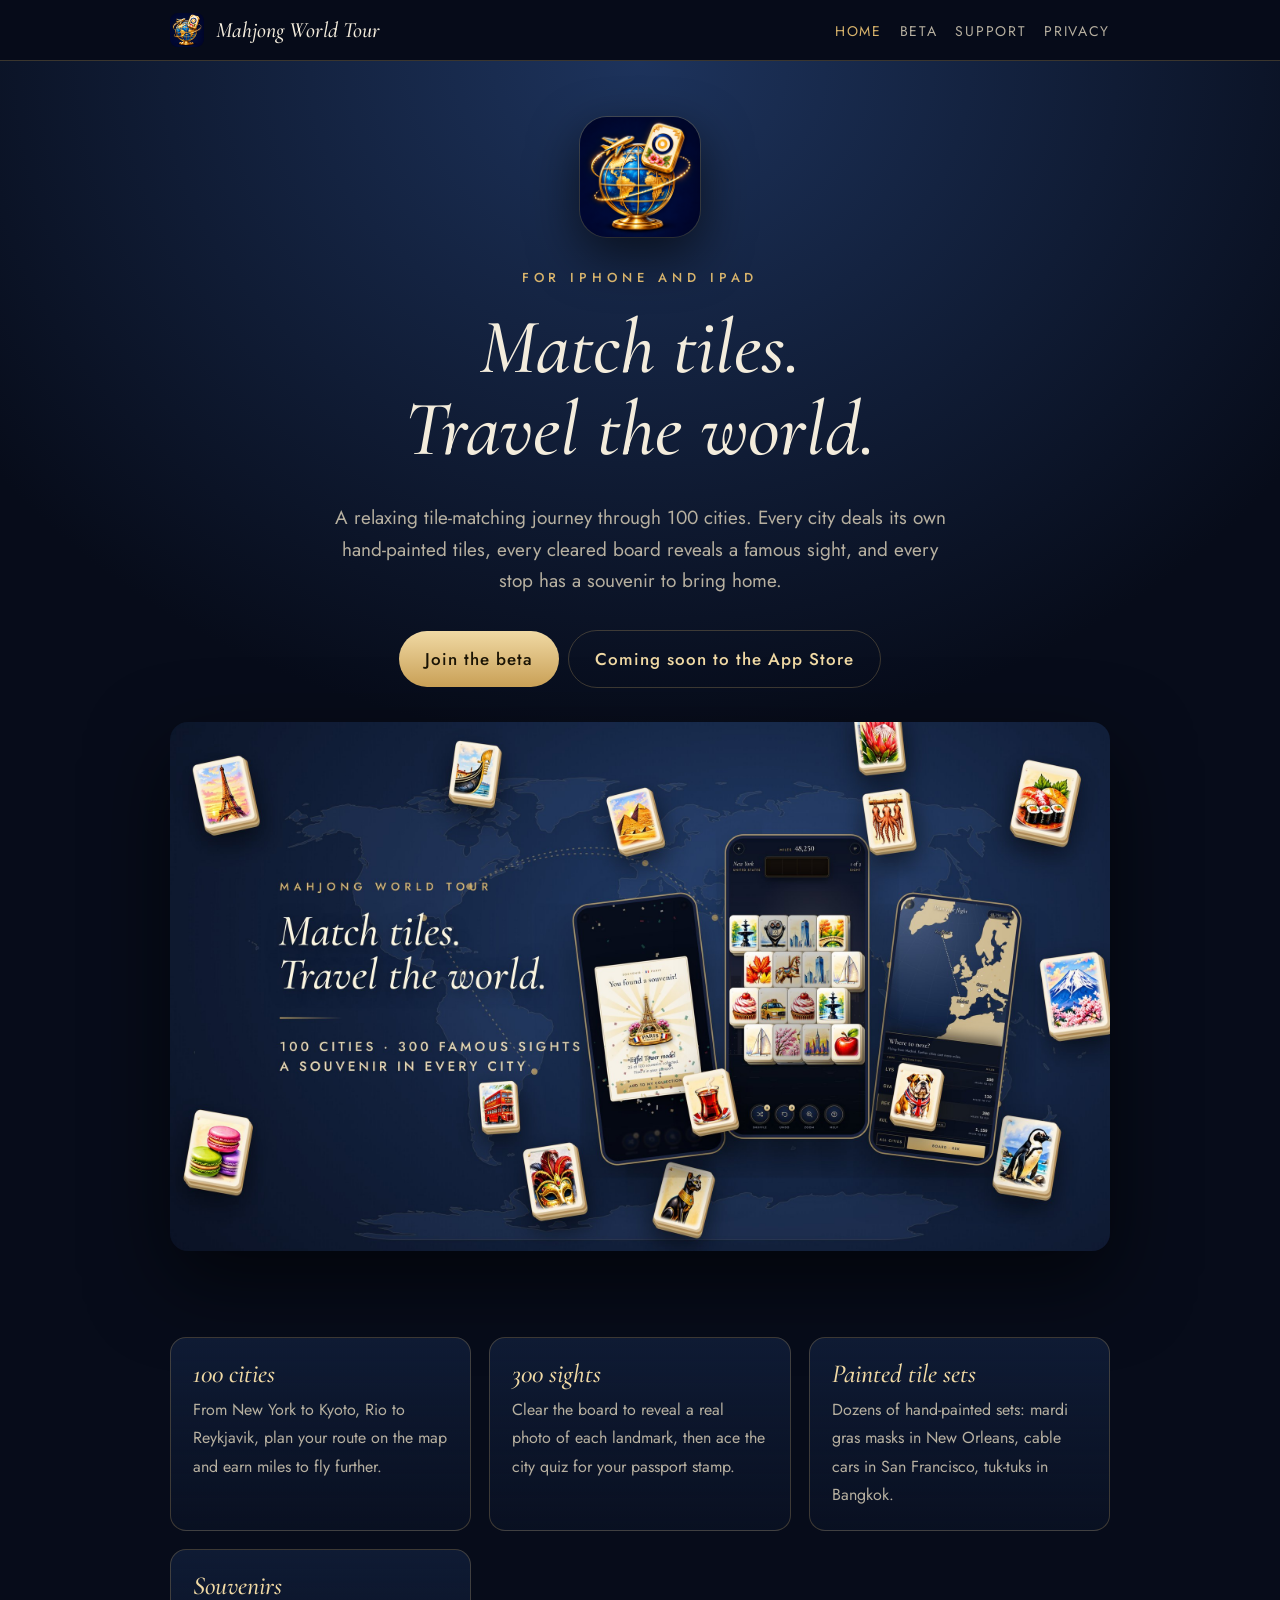
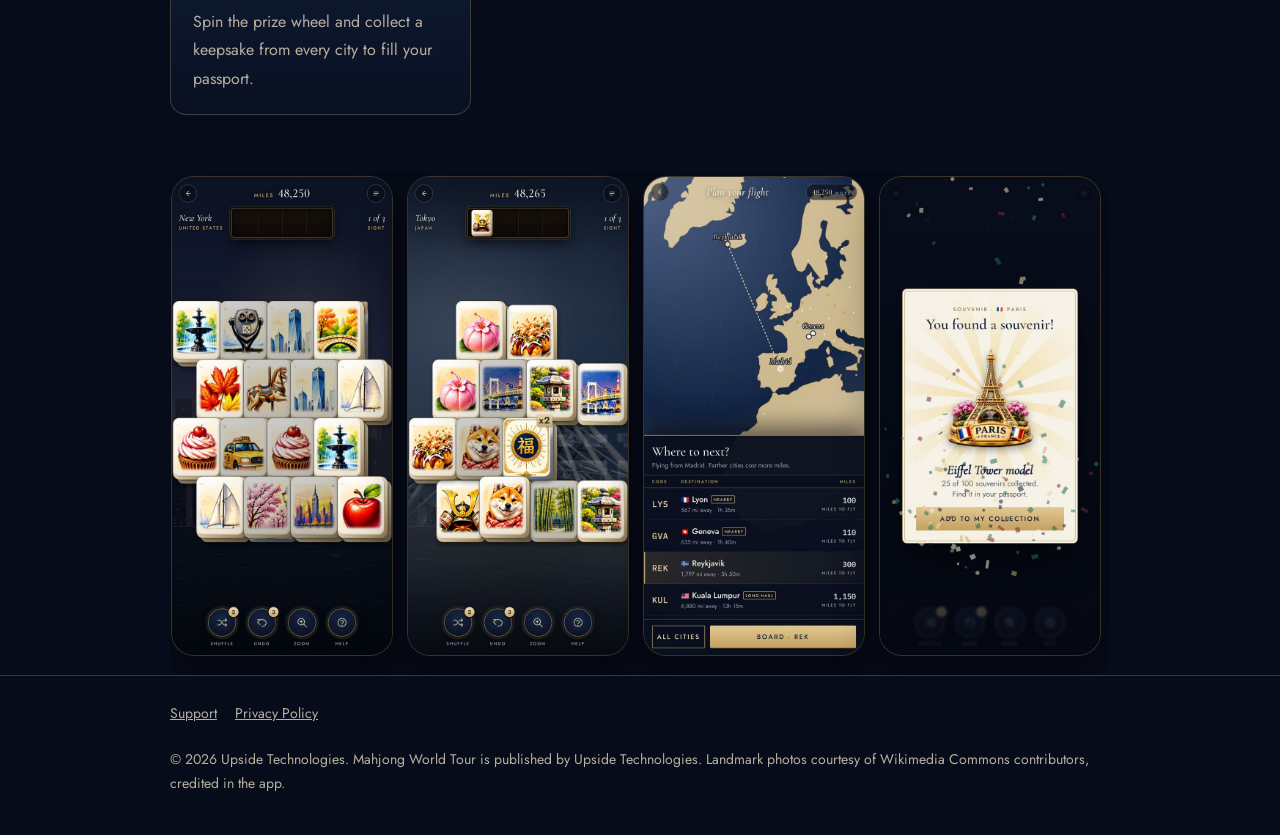
<file: index.html>
<!doctype html>
<html lang="en"><head>
<meta charset="utf-8"><meta name="viewport" content="width=device-width,initial-scale=1">
<title>Mahjong World Tour</title>
<meta name="description" content="Match painted mahjong tiles and travel the world: 100 cities, 300 famous sights, and a souvenir in every city. For iPhone and iPad.">
<meta property="og:title" content="Mahjong World Tour"><meta property="og:description" content="Match tiles. Travel the world."><meta property="og:image" content="img/hero.jpg">
<link rel="icon" href="img/favicon.png"><link rel="apple-touch-icon" href="img/apple-touch-icon.png">
<link rel="stylesheet" href="style.css">
</head><body>
<header class="nav"><div class="wrap"><img src="img/icon.png" alt=""><a class="brand" href="./">Mahjong World Tour</a>
<nav><a href="./" aria-current="page">Home</a><a href="beta.html">Beta</a><a href="support.html">Support</a><a href="privacy.html">Privacy</a></nav></div></header>

<section class="hero"><div class="wrap">
<img class="icon" src="img/icon.png" alt="Mahjong World Tour app icon">
<div class="eyebrow" style="margin-top:26px">For iPhone and iPad</div>
<h1>Match tiles.<br>Travel the world.</h1>
<p class="lead">A relaxing tile-matching journey through 100 cities. Every city deals its own hand-painted tiles, every cleared board reveals a famous sight, and every stop has a souvenir to bring home.</p>
<!-- When the app is live, replace this with the App Store link: https://apps.apple.com/app/idXXXXXXXXXX -->
<a class="btn" href="beta.html">Join the beta</a> <a class="btn ghost" href="#" style="margin:8px 0 0 4px">Coming soon to the App Store</a>
<img class="banner" src="img/hero.jpg" alt="Mahjong World Tour gameplay: a world map, painted tiles and three game screens">
</div></section>

<main class="wrap">
<div class="feats">
<div class="feat"><b>100 cities</b><span>From New York to Kyoto, Rio to Reykjavik, plan your route on the map and earn miles to fly further.</span></div>
<div class="feat"><b>300 sights</b><span>Clear the board to reveal a real photo of each landmark, then ace the city quiz for your passport stamp.</span></div>
<div class="feat"><b>Painted tile sets</b><span>Dozens of hand-painted sets: mardi gras masks in New Orleans, cable cars in San Francisco, tuk-tuks in Bangkok.</span></div>
<div class="feat"><b>Souvenirs</b><span>Spin the prize wheel and collect a keepsake from every city to fill your passport.</span></div>
</div>
<div class="shots">
<img src="img/s1.jpg" alt="A New York board of hand-painted city tiles" loading="lazy">
<img src="img/s2.jpg" alt="A Tokyo board with a fortune pair doubling your miles" loading="lazy">
<img src="img/s3.jpg" alt="The world map for choosing the next destination" loading="lazy">
<img src="img/s4.jpg" alt="A souvenir found in Paris" loading="lazy">
</div>
</main>

<footer><div class="wrap"><a href="support.html">Support</a><a href="privacy.html">Privacy Policy</a><br><br>© 2026 Upside Technologies. Mahjong World Tour is published by Upside Technologies. Landmark photos courtesy of Wikimedia Commons contributors, credited in the app.</div></footer>
</body></html>
</file>
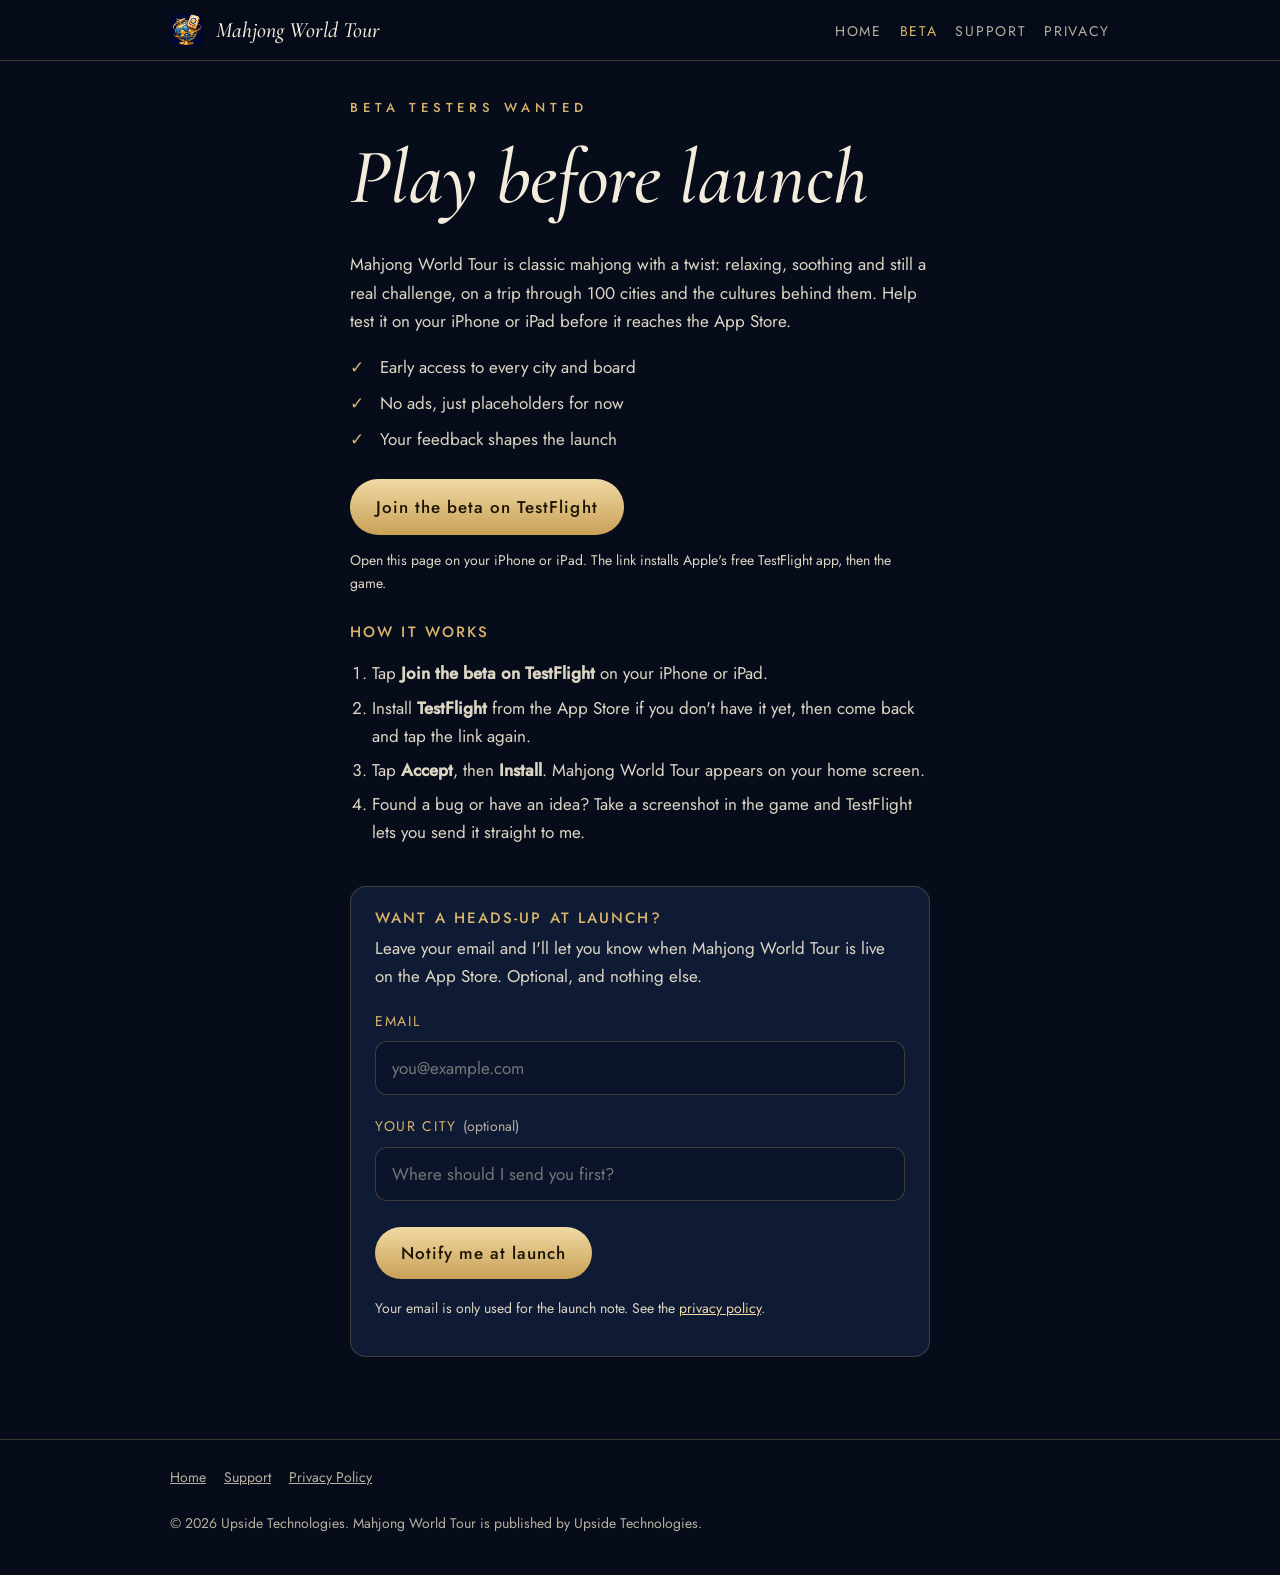
<file: beta.html>
<!doctype html>
<html lang="en"><head>
<meta charset="utf-8"><meta name="viewport" content="width=device-width,initial-scale=1">
<title>Join the beta · Mahjong World Tour</title>
<meta name="description" content="Play Mahjong World Tour before launch. Sign up to be a beta tester on iPhone or iPad.">
<meta property="og:title" content="Mahjong World Tour beta testers wanted"><meta property="og:description" content="Classic mahjong with a twist. Play before launch."><meta property="og:image" content="img/hero.jpg">
<link rel="icon" href="img/favicon.png"><link rel="apple-touch-icon" href="img/apple-touch-icon.png">
<link rel="stylesheet" href="style.css">
<style>
.beta{max-width:620px}
.beta form{margin-top:10px}
.beta label{display:block;font-size:14px;letter-spacing:.12em;text-transform:uppercase;color:var(--gold);margin:20px 0 8px}
.beta input[type=email],.beta input[type=text],.beta select{width:100%;padding:14px 16px;border-radius:12px;border:1px solid var(--line);background:#0b142a;color:var(--ink);font:400 17px Jost,-apple-system,Helvetica,Arial,sans-serif}
.beta input:focus,.beta select:focus{outline:2px solid var(--gold);outline-offset:1px}
.beta .check{display:flex;gap:12px;align-items:flex-start;text-transform:none;letter-spacing:0;font-size:16px;color:#dcd5c4;margin-top:22px}
.beta .check input{width:20px;height:20px;margin-top:3px;accent-color:#d8b46c;flex:none}
.beta button{margin-top:26px;border:0;cursor:pointer;font:500 17px Jost,-apple-system,Helvetica,Arial,sans-serif}
.beta button[disabled]{opacity:.6;cursor:default}
.beta .hint{font-size:14px;color:var(--mute);margin-top:6px}
.beta .ok{display:none}
.beta.done form{display:none}
.beta.done .ok{display:block}
.beta .err{color:#f3a59a;margin-top:14px;display:none}
.beta ul.perks{list-style:none;padding:0;margin:18px 0 6px}
.beta ul.perks li{padding-left:30px;position:relative;margin:8px 0}
.beta ul.perks li:before{content:"✓";position:absolute;left:0;color:var(--gold);font-weight:500}
.beta ol.steps{padding-left:22px}.beta ol.steps li{margin:6px 0}
.beta .card{margin-top:40px}
.hp{position:absolute;left:-9999px;width:1px;height:1px;overflow:hidden}
</style>
</head><body>
<header class="nav"><div class="wrap"><img src="img/icon.png" alt=""><a class="brand" href="./">Mahjong World Tour</a>
<nav><a href="./">Home</a><a href="beta.html" aria-current="page">Beta</a><a href="support.html">Support</a><a href="privacy.html">Privacy</a></nav></div></header>

<main class="wrap doc beta" id="beta">
<div class="intro">
<div class="eyebrow">Beta testers wanted</div>
<h1>Play before launch</h1>
<p>Mahjong World Tour is classic mahjong with a twist: relaxing, soothing and still a real challenge, on a trip through 100 cities and the cultures behind them. Help test it on your iPhone or iPad before it reaches the App Store.</p>
<ul class="perks">
<li>Early access to every city and board</li>
<li>No ads, just placeholders for now</li>
<li>Your feedback shapes the launch</li>
</ul>
<p style="margin:26px 0 8px"><a class="btn" href="https://testflight.apple.com/join/CegRuDnz">Join the beta on TestFlight</a></p>
<p class="small">Open this page on your iPhone or iPad. The link installs Apple's free TestFlight app, then the game.</p>
<h3>How it works</h3>
<ol class="steps">
<li>Tap <b>Join the beta on TestFlight</b> on your iPhone or iPad.</li>
<li>Install <b>TestFlight</b> from the App Store if you don't have it yet, then come back and tap the link again.</li>
<li>Tap <b>Accept</b>, then <b>Install</b>. Mahjong World Tour appears on your home screen.</li>
<li>Found a bug or have an idea? Take a screenshot in the game and TestFlight lets you send it straight to me.</li>
</ol>
</div>

<div class="card" id="launch">
<h3 style="margin-top:0">Want a heads-up at launch?</h3>
<p style="margin-top:0">Leave your email and I'll let you know when Mahjong World Tour is live on the App Store. Optional, and nothing else.</p>
<form id="betaForm" action="https://formsubmit.co/brandon.holbrookii@gmail.com" method="POST">
<input type="hidden" name="_subject" value="Launch list sign-up: Mahjong World Tour">
<input type="hidden" name="_template" value="table">
<input type="hidden" name="_captcha" value="false">
<input type="hidden" name="_next" id="nextUrl" value="">
<div class="hp" aria-hidden="true"><label>Leave this empty <input type="text" name="_honey" tabindex="-1" autocomplete="off"></label></div>
<label for="email">Email</label>
<input id="email" type="email" name="email" required autocomplete="email" inputmode="email" placeholder="you@example.com">
<label for="city">Your city <span style="text-transform:none;letter-spacing:0;color:var(--mute)">(optional)</span></label>
<input id="city" type="text" name="city" autocomplete="address-level2" placeholder="Where should I send you first?">
<button class="btn" type="submit">Notify me at launch</button>
<div class="err" id="err">Something went wrong. Please try again, or email <a href="mailto:brandon.holbrookii@gmail.com?subject=Mahjong%20World%20Tour%20launch%20list">brandon.holbrookii@gmail.com</a>.</div>
<p class="small" style="margin-top:18px">Your email is only used for the launch note. See the <a href="privacy.html#beta">privacy policy</a>.</p>
</form>
<div class="ok" id="thanks">
<p style="margin:0"><b style="color:var(--gold2)">You're on the list.</b> I'll email you when the game is live. In the meantime, <a href="https://testflight.apple.com/join/CegRuDnz">jump into the beta</a>.</p>
</div>
</div>
</main>

<footer><div class="wrap"><a href="./">Home</a><a href="support.html">Support</a><a href="privacy.html">Privacy Policy</a><br><br>© 2026 Upside Technologies. Mahjong World Tour is published by Upside Technologies.</div></footer>
<script>
(function(){
  var box=document.getElementById('beta'), f=document.getElementById('betaForm');
  if(location.hash==='#thanks') box.classList.add('done');
  var nx=document.getElementById('nextUrl'); if(nx) nx.value=location.href.split('#')[0]+'#thanks';   // FormSubmit sends people back here after a normal form post
  f.addEventListener('submit',function(){ var b=f.querySelector('button'); b.textContent='Sending...'; setTimeout(function(){ b.textContent='Notify me at launch'; },8000); });
})();
</script>
</body></html>
</file>
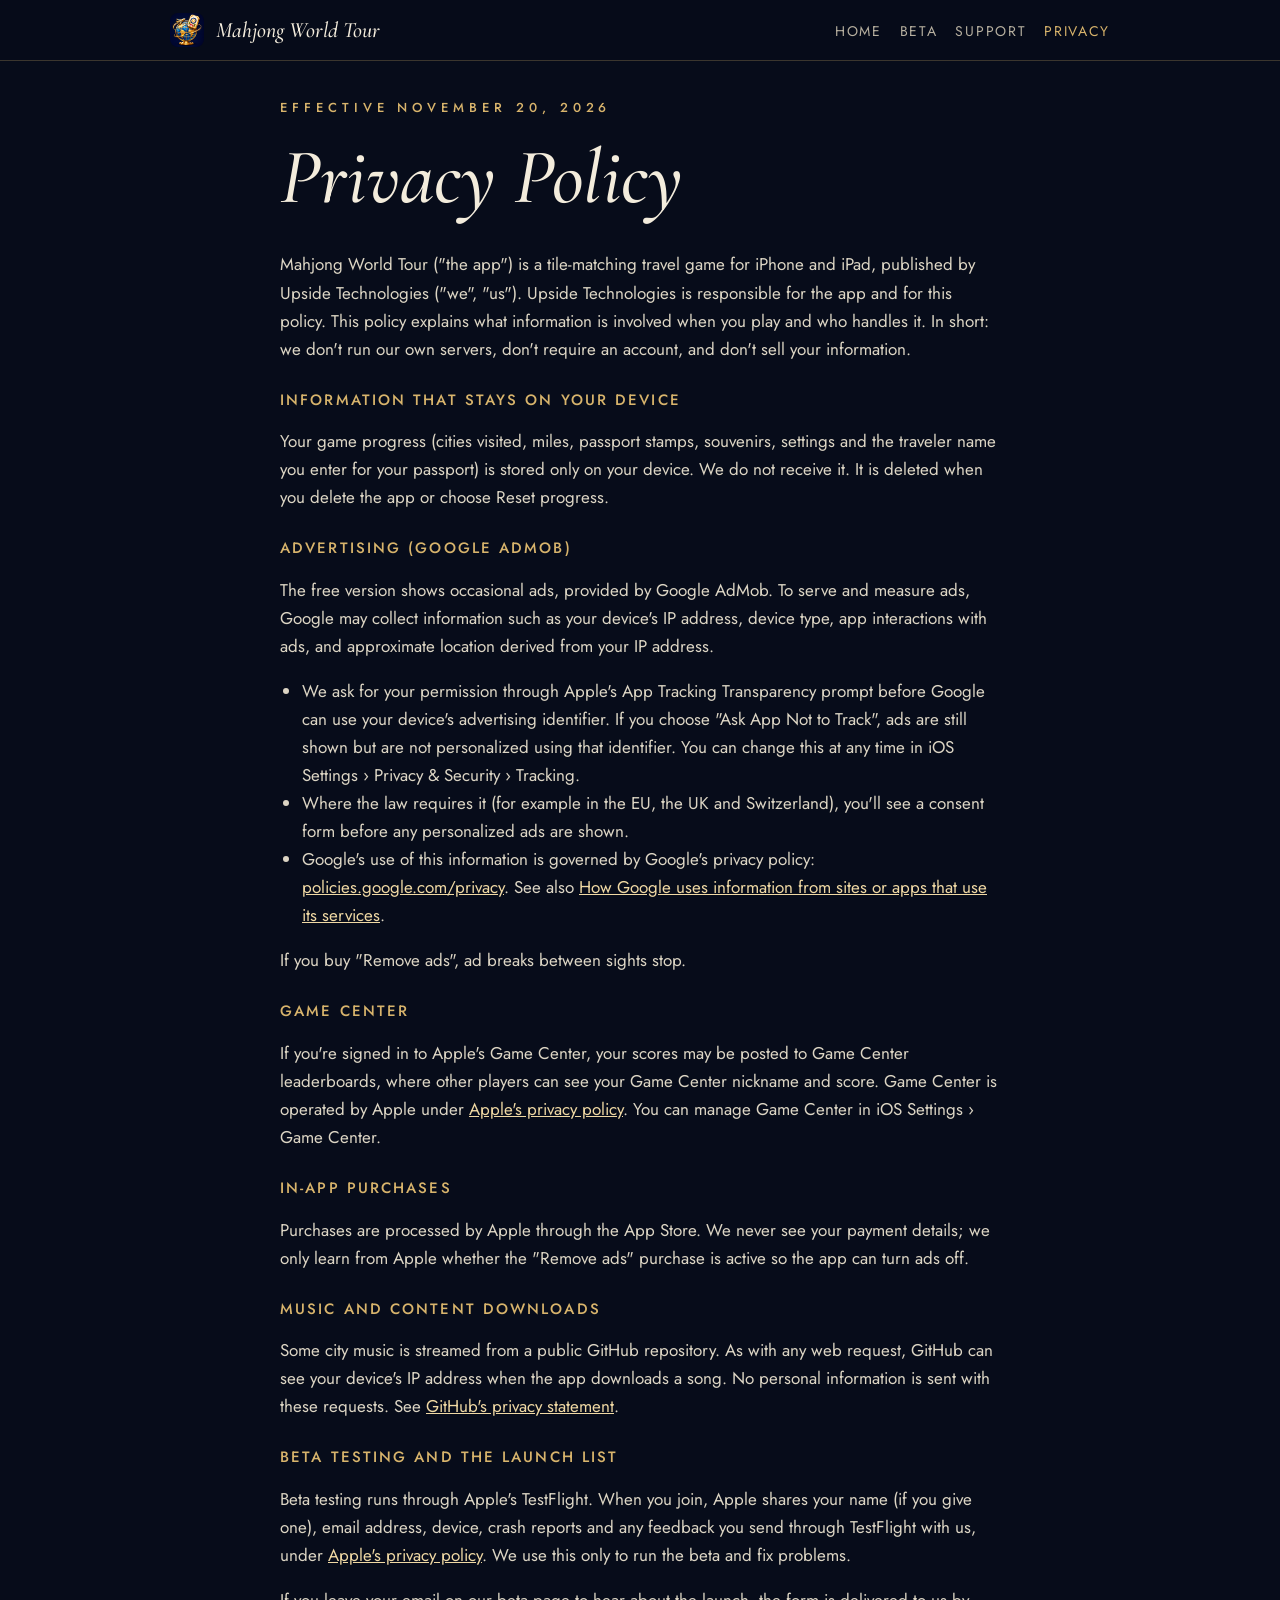
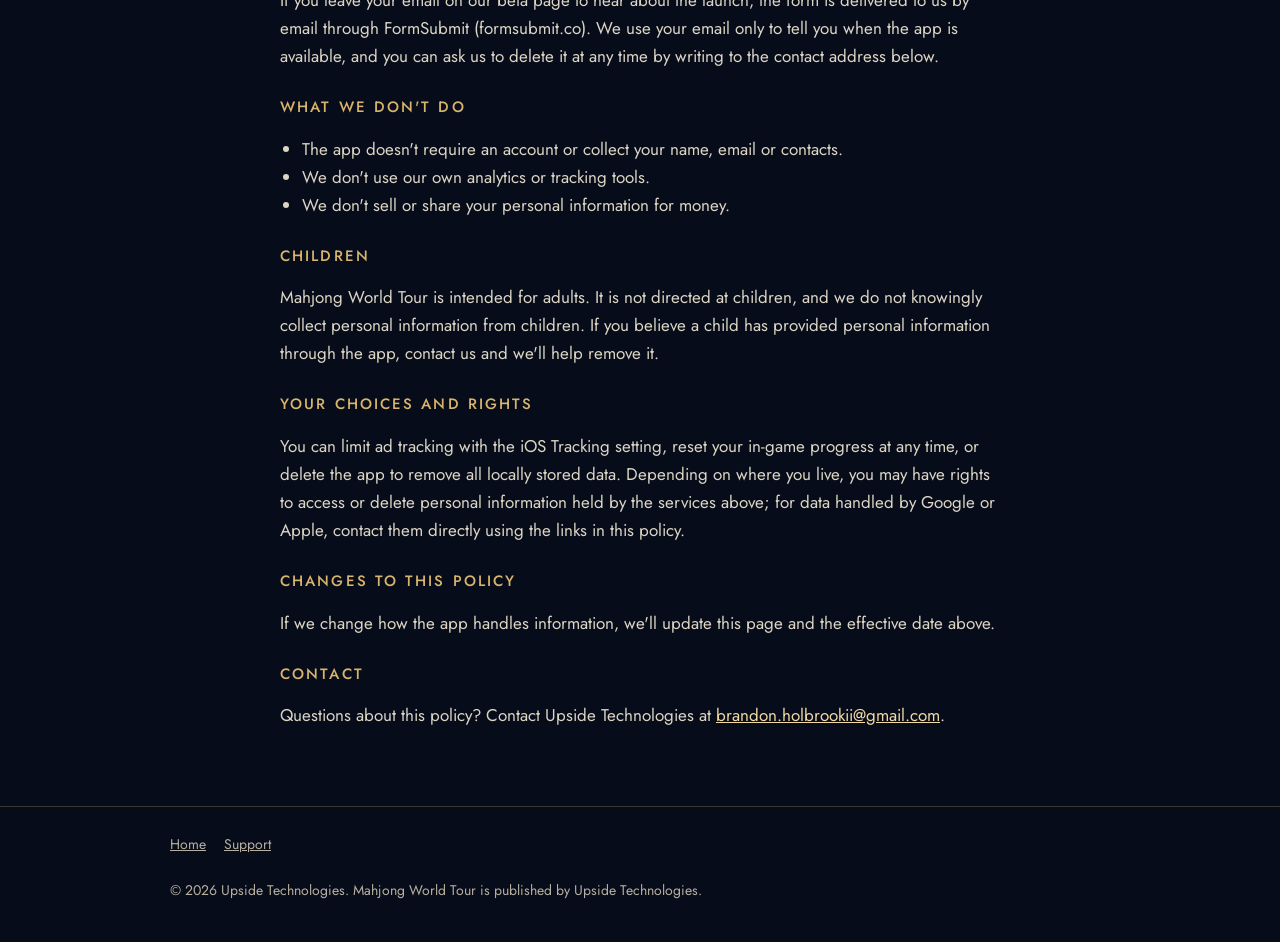
<file: privacy.html>
<!doctype html>
<html lang="en"><head>
<meta charset="utf-8"><meta name="viewport" content="width=device-width,initial-scale=1">
<title>Privacy Policy · Mahjong World Tour</title>
<meta name="description" content="How Mahjong World Tour handles your information.">
<link rel="icon" href="img/favicon.png"><link rel="apple-touch-icon" href="img/apple-touch-icon.png">
<link rel="stylesheet" href="style.css">
</head><body>
<header class="nav"><div class="wrap"><img src="img/icon.png" alt=""><a class="brand" href="./">Mahjong World Tour</a>
<nav><a href="./">Home</a><a href="beta.html">Beta</a><a href="support.html">Support</a><a href="privacy.html" aria-current="page">Privacy</a></nav></div></header>

<main class="wrap doc">
<div class="eyebrow">Effective November 20, 2026</div>
<h1>Privacy Policy</h1>
<p>Mahjong World Tour ("the app") is a tile-matching travel game for iPhone and iPad, published by Upside Technologies ("we", "us"). Upside Technologies is responsible for the app and for this policy. This policy explains what information is involved when you play and who handles it. In short: we don't run our own servers, don't require an account, and don't sell your information.</p>

<h3>Information that stays on your device</h3>
<p>Your game progress (cities visited, miles, passport stamps, souvenirs, settings and the traveler name you enter for your passport) is stored only on your device. We do not receive it. It is deleted when you delete the app or choose Reset progress.</p>

<h3>Advertising (Google AdMob)</h3>
<p>The free version shows occasional ads, provided by Google AdMob. To serve and measure ads, Google may collect information such as your device's IP address, device type, app interactions with ads, and approximate location derived from your IP address.</p>
<ul>
<li>We ask for your permission through Apple's App Tracking Transparency prompt before Google can use your device's advertising identifier. If you choose "Ask App Not to Track", ads are still shown but are not personalized using that identifier. You can change this at any time in iOS Settings › Privacy &amp; Security › Tracking.</li>
<li>Where the law requires it (for example in the EU, the UK and Switzerland), you'll see a consent form before any personalized ads are shown.</li>
<li>Google's use of this information is governed by Google's privacy policy: <a href="https://policies.google.com/privacy">policies.google.com/privacy</a>. See also <a href="https://policies.google.com/technologies/partner-sites">How Google uses information from sites or apps that use its services</a>.</li>
</ul>
<p>If you buy "Remove ads", ad breaks between sights stop.</p>

<h3>Game Center</h3>
<p>If you're signed in to Apple's Game Center, your scores may be posted to Game Center leaderboards, where other players can see your Game Center nickname and score. Game Center is operated by Apple under <a href="https://www.apple.com/legal/privacy/">Apple's privacy policy</a>. You can manage Game Center in iOS Settings › Game Center.</p>

<h3>In-app purchases</h3>
<p>Purchases are processed by Apple through the App Store. We never see your payment details; we only learn from Apple whether the "Remove ads" purchase is active so the app can turn ads off.</p>

<h3>Music and content downloads</h3>
<p>Some city music is streamed from a public GitHub repository. As with any web request, GitHub can see your device's IP address when the app downloads a song. No personal information is sent with these requests. See <a href="https://docs.github.com/site-policy/privacy-policies/github-general-privacy-statement">GitHub's privacy statement</a>.</p>

<h3 id="beta">Beta testing and the launch list</h3>
<p>Beta testing runs through Apple's TestFlight. When you join, Apple shares your name (if you give one), email address, device, crash reports and any feedback you send through TestFlight with us, under <a href="https://www.apple.com/legal/privacy/">Apple's privacy policy</a>. We use this only to run the beta and fix problems.</p>
<p>If you leave your email on our beta page to hear about the launch, the form is delivered to us by email through FormSubmit (formsubmit.co). We use your email only to tell you when the app is available, and you can ask us to delete it at any time by writing to the contact address below.</p>
<h3>What we don't do</h3>
<ul>
<li>The app doesn't require an account or collect your name, email or contacts.</li>
<li>We don't use our own analytics or tracking tools.</li>
<li>We don't sell or share your personal information for money.</li>
</ul>

<h3>Children</h3>
<p>Mahjong World Tour is intended for adults. It is not directed at children, and we do not knowingly collect personal information from children. If you believe a child has provided personal information through the app, contact us and we'll help remove it.</p>

<h3>Your choices and rights</h3>
<p>You can limit ad tracking with the iOS Tracking setting, reset your in-game progress at any time, or delete the app to remove all locally stored data. Depending on where you live, you may have rights to access or delete personal information held by the services above; for data handled by Google or Apple, contact them directly using the links in this policy.</p>

<h3>Changes to this policy</h3>
<p>If we change how the app handles information, we'll update this page and the effective date above.</p>

<h3>Contact</h3>
<p>Questions about this policy? Contact Upside Technologies at <a href="mailto:brandon.holbrookii@gmail.com?subject=Mahjong%20World%20Tour%20privacy">brandon.holbrookii@gmail.com</a>.</p>
</main>

<footer><div class="wrap"><a href="./">Home</a><a href="support.html">Support</a><br><br>© 2026 Upside Technologies. Mahjong World Tour is published by Upside Technologies.</div></footer>
</body></html>
</file>
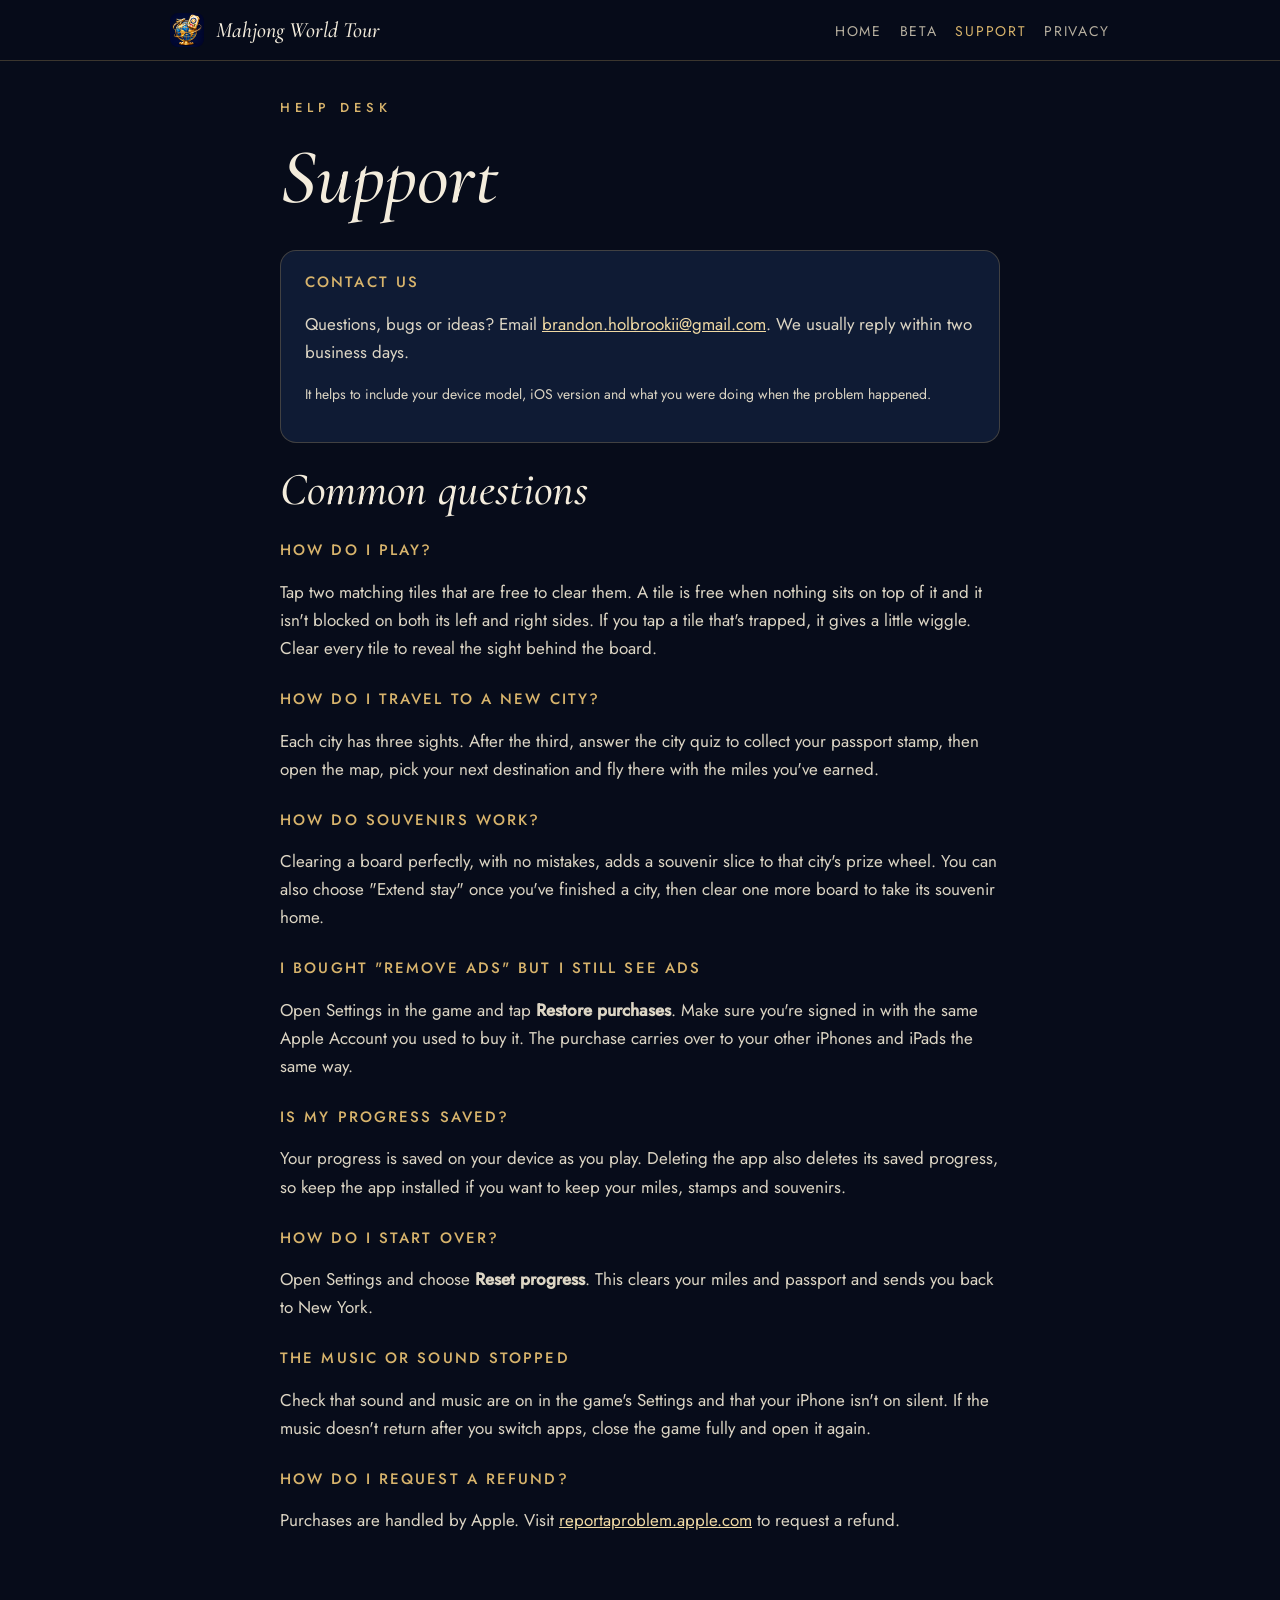
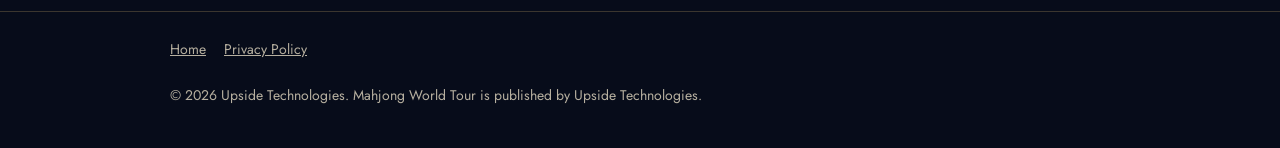
<file: support.html>
<!doctype html>
<html lang="en"><head>
<meta charset="utf-8"><meta name="viewport" content="width=device-width,initial-scale=1">
<title>Support · Mahjong World Tour</title>
<meta name="description" content="Help and contact for Mahjong World Tour.">
<link rel="icon" href="img/favicon.png"><link rel="apple-touch-icon" href="img/apple-touch-icon.png">
<link rel="stylesheet" href="style.css">
</head><body>
<header class="nav"><div class="wrap"><img src="img/icon.png" alt=""><a class="brand" href="./">Mahjong World Tour</a>
<nav><a href="./">Home</a><a href="beta.html">Beta</a><a href="support.html" aria-current="page">Support</a><a href="privacy.html">Privacy</a></nav></div></header>

<main class="wrap doc">
<div class="eyebrow">Help desk</div>
<h1>Support</h1>
<div class="card">
<h3 style="margin-top:0">Contact us</h3>
<p>Questions, bugs or ideas? Email <a href="mailto:brandon.holbrookii@gmail.com?subject=Mahjong%20World%20Tour%20support">brandon.holbrookii@gmail.com</a>. We usually reply within two business days.</p>
<p class="small">It helps to include your device model, iOS version and what you were doing when the problem happened.</p>
</div>

<h2>Common questions</h2>

<h3>How do I play?</h3>
<p>Tap two matching tiles that are free to clear them. A tile is free when nothing sits on top of it and it isn't blocked on both its left and right sides. If you tap a tile that's trapped, it gives a little wiggle. Clear every tile to reveal the sight behind the board.</p>

<h3>How do I travel to a new city?</h3>
<p>Each city has three sights. After the third, answer the city quiz to collect your passport stamp, then open the map, pick your next destination and fly there with the miles you've earned.</p>

<h3>How do souvenirs work?</h3>
<p>Clearing a board perfectly, with no mistakes, adds a souvenir slice to that city's prize wheel. You can also choose "Extend stay" once you've finished a city, then clear one more board to take its souvenir home.</p>

<h3>I bought "Remove ads" but I still see ads</h3>
<p>Open Settings in the game and tap <b>Restore purchases</b>. Make sure you're signed in with the same Apple Account you used to buy it. The purchase carries over to your other iPhones and iPads the same way.</p>

<h3>Is my progress saved?</h3>
<p>Your progress is saved on your device as you play. Deleting the app also deletes its saved progress, so keep the app installed if you want to keep your miles, stamps and souvenirs.</p>

<h3>How do I start over?</h3>
<p>Open Settings and choose <b>Reset progress</b>. This clears your miles and passport and sends you back to New York.</p>

<h3>The music or sound stopped</h3>
<p>Check that sound and music are on in the game's Settings and that your iPhone isn't on silent. If the music doesn't return after you switch apps, close the game fully and open it again.</p>

<h3>How do I request a refund?</h3>
<p>Purchases are handled by Apple. Visit <a href="https://reportaproblem.apple.com">reportaproblem.apple.com</a> to request a refund.</p>
</main>

<footer><div class="wrap"><a href="./">Home</a><a href="privacy.html">Privacy Policy</a><br><br>© 2026 Upside Technologies. Mahjong World Tour is published by Upside Technologies.</div></footer>
</body></html>
</file>
<file: style.css>
@font-face{font-family:Corm;src:url(img/cormorant-garamond-latin-500-italic.woff2) format('woff2');font-display:swap}
@font-face{font-family:Jost;font-weight:400;src:url(img/jost-latin-400-normal.woff2) format('woff2');font-display:swap}
@font-face{font-family:Jost;font-weight:500;src:url(img/jost-latin-500-normal.woff2) format('woff2');font-display:swap}
:root{--bg:#070c1a;--bg2:#0f1b34;--ink:#f3ecdc;--mute:#b7b0a0;--gold:#d8b46c;--gold2:#f0d9a4;--line:rgba(216,180,108,.25)}
*{box-sizing:border-box}
html{-webkit-text-size-adjust:100%}
body{margin:0;background:var(--bg);color:var(--ink);font:400 17px/1.65 Jost,-apple-system,Helvetica,Arial,sans-serif}
a{color:var(--gold2)}
.wrap{max-width:980px;margin:0 auto;padding:0 20px}
header.nav{position:sticky;top:0;z-index:5;background:rgba(7,12,26,.88);backdrop-filter:blur(10px);-webkit-backdrop-filter:blur(10px);border-bottom:1px solid var(--line)}
header.nav .wrap{display:flex;align-items:center;gap:12px;height:60px}
header.nav img{width:34px;height:34px;border-radius:8px}
header.nav .brand{font:500 italic 22px/1 Corm,Georgia,serif;color:var(--ink);text-decoration:none;margin-right:auto;white-space:nowrap}
header.nav nav a{color:var(--mute);text-decoration:none;font-size:14px;letter-spacing:.12em;text-transform:uppercase;margin-left:18px}
header.nav nav a:hover,header.nav nav a[aria-current]{color:var(--gold)}
.eyebrow{font:500 13px/1 Jost;letter-spacing:.38em;text-transform:uppercase;color:var(--gold)}
h1,h2{font-family:Corm,Georgia,serif;font-style:italic;font-weight:500;line-height:1.05;margin:.3em 0 .4em}
h1{font-size:clamp(44px,8vw,78px)}
h2{font-size:clamp(32px,5vw,46px)}
h3{font:500 15px/1.3 Jost;letter-spacing:.14em;text-transform:uppercase;color:var(--gold);margin:28px 0 6px}
.hero{background:radial-gradient(90% 80% at 50% 0%,#1d335c,var(--bg) 70%);padding:56px 0 30px;text-align:center}
.hero .icon{width:120px;height:120px;border-radius:27px;box-shadow:0 18px 50px rgba(0,0,0,.6),0 0 0 1px var(--line)}
.hero p.lead{max-width:620px;margin:0 auto 26px;color:var(--mute);font-size:19px}
.btn{display:inline-block;padding:14px 26px;border-radius:999px;background:linear-gradient(#f0d9a4,#c9a056);color:#1a1405;font-weight:500;text-decoration:none;letter-spacing:.06em}
.btn.ghost{background:none;color:var(--gold2);border:1px solid var(--line)}
.banner{display:block;width:100%;max-width:1100px;margin:34px auto 0;border-radius:18px;box-shadow:0 30px 80px rgba(0,0,0,.6)}
.feats{display:grid;grid-template-columns:repeat(auto-fit,minmax(230px,1fr));gap:18px;margin:56px 0}
.feat{border:1px solid var(--line);border-radius:16px;padding:22px;background:linear-gradient(var(--bg2),rgba(15,27,52,.3))}
.feat b{display:block;font:500 italic 26px/1.1 Corm,Georgia,serif;color:var(--gold2);margin-bottom:6px}
.feat span{color:var(--mute);font-size:16px}
.shots{display:flex;gap:16px;overflow-x:auto;padding:6px 2px 20px;scroll-snap-type:x mandatory}
.shots img{width:220px;flex:none;border-radius:22px;scroll-snap-align:center;box-shadow:0 0 0 1px var(--line),0 16px 40px rgba(0,0,0,.5)}
.doc{max-width:760px;padding-top:40px;padding-bottom:60px}
.doc p,.doc li{color:#dcd5c4}
.doc ul{padding-left:22px}
.card{border:1px solid var(--line);border-radius:16px;padding:22px 24px;background:var(--bg2);margin:22px 0}
.small{font-size:14px;color:var(--mute)}
footer{border-top:1px solid var(--line);padding:26px 0 40px;color:var(--mute);font-size:14px}
footer a{color:var(--mute);margin-right:18px}
@media (max-width:560px){header.nav nav a{margin-left:12px;font-size:12px;letter-spacing:.08em}header.nav nav a:first-child{display:none}header.nav .brand{font-size:17px}header.nav img{width:28px;height:28px}}
</file>
